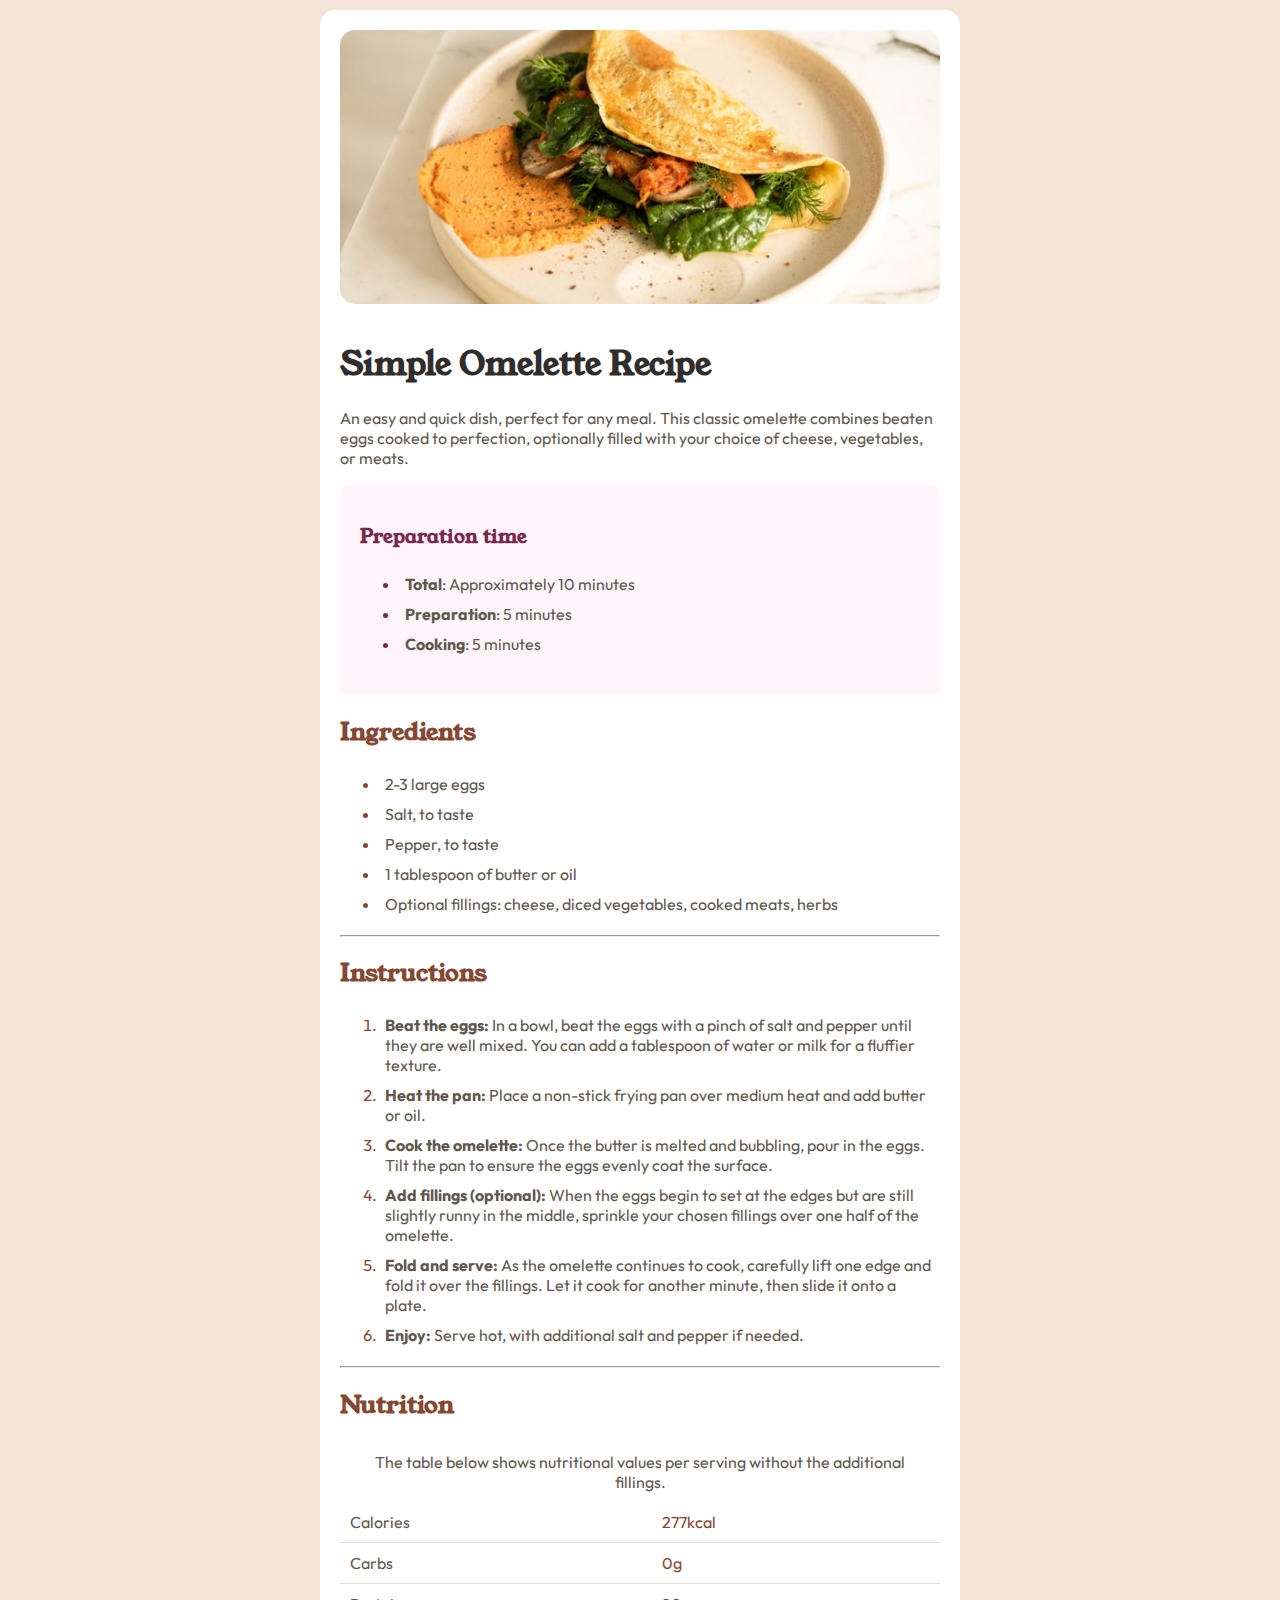
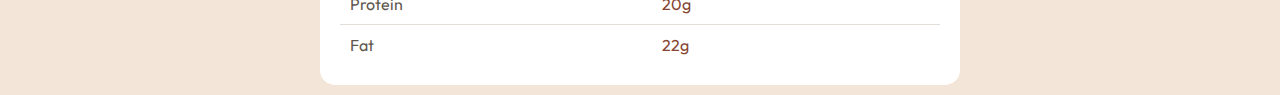
<file: index.html>
<!DOCTYPE html>
<html lang="en">
<head>
    <meta charset="UTF-8">
    <meta name="viewport" content="width=device-width, initial-scale=1.0">
    <link rel="stylesheet" href="style.css">
    <title>Recipe page</title>
</head>
<body>
    <div class="container">
        <div class="card">
            <div class="content">
                <div class="content-img">
                    <img src="./assets/images/image-omelette.jpeg" alt="Simple Omelette Recipe">
                </div>
                <div class="content-recipe">
                    <div class="recipe-heading">
                        <h1>Simple Omelette Recipe</h1>
                        <p>
                            An easy and quick dish, perfect for any meal. This classic omelette combines beaten 
                            eggs cooked to perfection, optionally filled with your choice of cheese, vegetables, 
                            or meats.
                        </p>
                    </div>
                    <div class="recipe-time">
                        <h3>Preparation time</h3>
                        <ul>
                            <li><b>Total</b>: Approximately 10 minutes</li>
                            <li><b>Preparation</b>: 5 minutes</li>
                            <li><b>Cooking</b>: 5 minutes</li>
                        </ul>
                    </div>
                    <div class="recipe-ing">
                        <h2>Ingredients</h2>
                        <ul>
                            <li>2-3 large eggs</li>
                            <li>Salt, to taste</li>
                            <li>Pepper, to taste</li>
                            <li>1 tablespoon of butter or oil</li>
                            <li>Optional fillings: cheese, diced vegetables, cooked meats, herbs</li>
                        </ul>
                    </div>
                    <hr>
                    <div class="recipe-instruction">
                        <h2>Instructions</h2>
                        <ul style="list-style-type: decimal;">
                        <li>
                            <b>Beat the eggs:</b> In a bowl, beat the eggs with a pinch of salt and pepper until they are well mixed. 
                            You can add a tablespoon of water or milk for a fluffier texture.
                        </li>
                    
                        <li>
                            <b>Heat the pan:</b> Place a non-stick frying pan over medium heat and add butter or oil.
                        </li>
                    
                        <li>
                            <b>Cook the omelette:</b> Once the butter is melted and bubbling, pour in the eggs. Tilt the pan to ensure 
                            the eggs evenly coat the surface.
                        </li>
                    
                        <li>
                            <b>Add fillings (optional):</b> When the eggs begin to set at the edges but are still slightly runny in the 
                            middle, sprinkle your chosen fillings over one half of the omelette.
                        </li>
                    
                        <li>
                            <b>Fold and serve:</b> As the omelette continues to cook, carefully lift one edge and fold it over the 
                            fillings. Let it cook for another minute, then slide it onto a plate.
                        </li>
                    
                        <li>
                            <b>Enjoy:</b> Serve hot, with additional salt and pepper if needed.
                        </li>
                        </ul>
                    </div>
                    <hr>
                    <div class="recipe-nutr">
                        <h2>Nutrition</h2>
                        <table>
                        <tr>
                            <th colspan="2">The table below shows nutritional values per serving without the additional fillings.</th>
                        </tr>
                    
                        <tr>
                            <td>Calories</td>
                            <td><span>277kcal</span></td>
                        </tr>
                    
                        <tr>
                            <td>Carbs</td>
                            <td><span>0g</span></td>
                        </tr>
                    
                        <tr>
                            <td>Protein</td>
                            <td><span>20g</span></td>
                        </tr>
                    
                        <tr class="last">
                            <td>Fat</td>
                            <td><span>22g</span></td>
                        </tr>
                        </table>
                    </div>
                </div>
            </div>
        </div>
    </div>
</body>
</html>
</file>
<file: style.css>
/* Font  */
@import url('https://fonts.googleapis.com/css2?family=Young+Serif&display=swap'); /* "Young Serif", serif; */
@import url('https://fonts.googleapis.com/css2?family=Outfit:wght@100..900&display=swap'); /* "Outfit", sans-serif; */

* {box-sizing: border-box;}

:root {
    /* Heading color */
    --rose-heading:hsl(332, 51%, 32%);
    --orange-heading:hsl(14, 45%, 36%);
    --dark-heading:hsl(24, 5%, 18%);
    /* Text color */
    --text-color:hsl(30, 10%, 34%);
    /* line color */
    --line:hsl(30, 18%, 87%);

    --outer-content: hsl(30, 54%, 90%);
    --inner-content:hsl(0, 0%, 100%);

    --rose-box:hsl(330, 100%, 98%);
}

body {
    margin:0;
    padding:0;
}

h1 {color:var(--dark-heading);}
h2,li::marker,span {color: var(--orange-heading);}
h3 {color:var(--rose-heading);}
hr {color:var(--line);}
p,li,tr {font-family:"Outfit", sans-serif;}
li {padding:5px;}

.container {
    background-color: var(--outer-content);
    color: var(--text-color);
    width:100%;
    height:100%;
    font-family: "Young Serif", serif;
    font-weight:400;
    display:flex;
    justify-content: center;
    padding:10px 0px;
}

.card {
    width:50%;
    height:100%;
    background-color: var(--inner-content);
    border-radius:15px;
}

.content-img {
    width:100%;
    height:auto;
    padding:20px 20px 5px 20px;
    margin:0;
}

.content-img img {
    width:100%;
    border-radius:15px;
}

.content-recipe {
    padding:5px 20px 20px 20px; 
}

.recipe-time {
    background-color:var(--rose-box);
    border-radius:10px;
    padding:20px;
}

.recipe-time li::marker {color:var(--rose-heading);}

.recipe-nutr table {
    border-collapse: collapse;
    width: 100%;
}

.recipe-nutr tr {
    border-bottom: 1px solid var(--line);
}

.recipe-nutr tr:first-child,
.recipe-nutr tr:last-child {
    border-bottom: none;
}

.recipe-nutr th,
.recipe-nutr td {
    font-weight: 400;
    padding: 10px;
}

@media (max-width:550px)
{
    .container {
        padding:0;
    }
    
    .card {
        width:100%;
        border-radius: 0;
    }
    
    .content-img {
        padding:0;
    }

    .content-img img {
        border-radius: 0px;
    }
}
</file>
